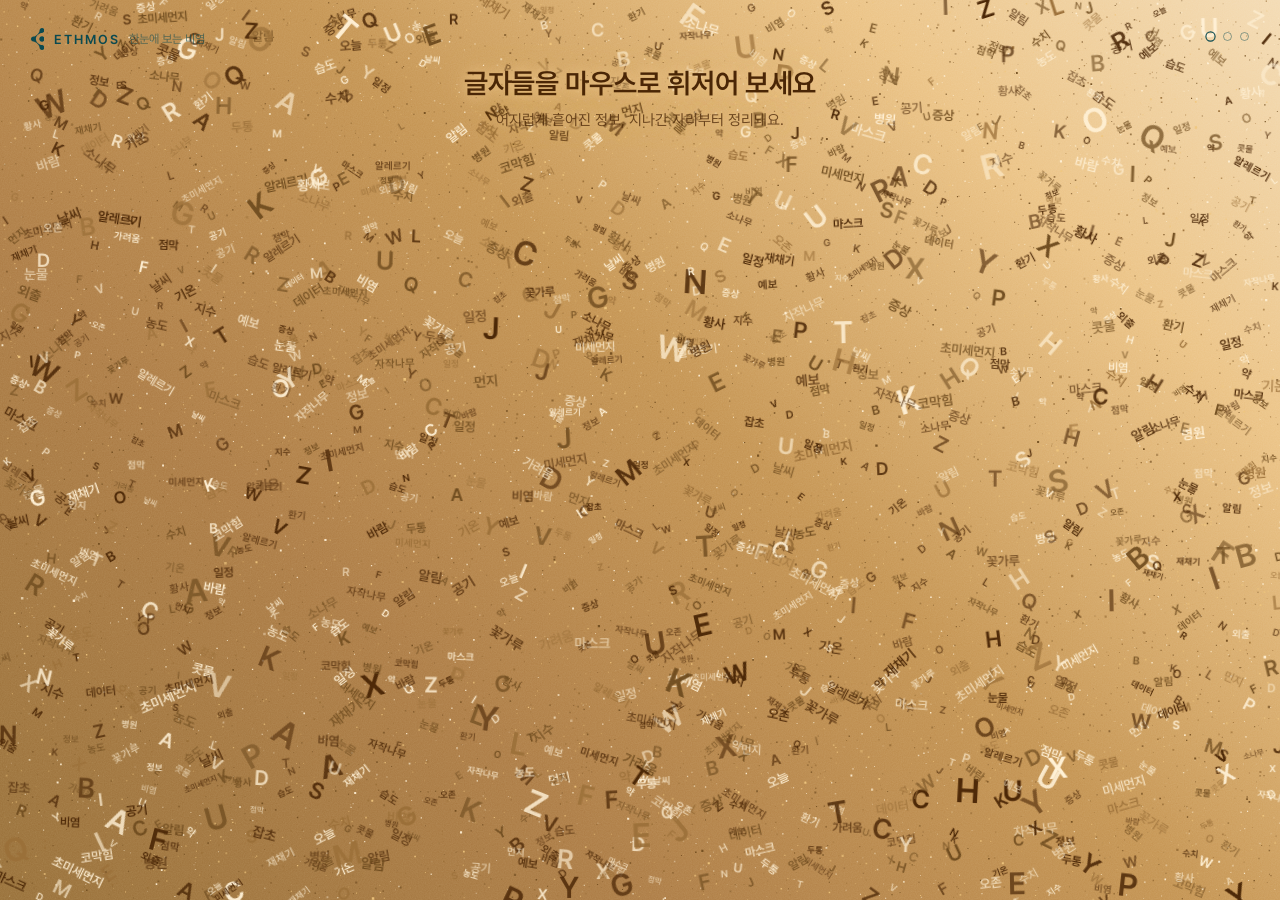
<file: public/intro/index.html>
<!doctype html>
<html lang="ko">
<head>
<meta charset="utf-8">
<meta name="viewport" content="width=device-width,initial-scale=1,viewport-fit=cover">
<title>Ethmos — 한눈에 보는 비염</title>
<meta name="description" content="흩어진 정보를 하나하나 정리하지 않아도, 에스모스는 한눈에 보여줍니다.">
<meta name="robots" content="noindex,nofollow">
<meta name="theme-color" content="#f3dab2">
<link rel="icon" href="../favicon-32.png" type="image/png" sizes="32x32">
<link rel="icon" href="../favicon-48.png" type="image/png" sizes="48x48">
<link rel="apple-touch-icon" href="../apple-touch-icon.png">

<style>
/* 앱(에스모스 프로토타입)과 같은 토큰 */
:root{--ink:#2a3137;--sub:#66727a;--main:#80e4eb;--deep:#0b4a50;--teal:#0e747c;--brown:#4a2606;
  --fg:var(--brown);--fg2:rgba(74,38,6,.78);--halo:rgba(235,194,132,.95)}
*{box-sizing:border-box;margin:0;padding:0}
html,body{height:100%;overflow:hidden;background:#fff;color:var(--fg);
  font-family:'PretendardSub',system-ui,-apple-system,sans-serif;-webkit-font-smoothing:antialiased;
  -webkit-tap-highlight-color:transparent;user-select:none;-webkit-user-select:none}
body{transition:color .9s}
body.clear{--fg:var(--ink);--fg2:var(--sub);--halo:rgba(255,255,255,.0)}

/* 배경: 맑은 층(흰 바탕 + 블러 블롭 + 그레인) 위에 호박색 먼지 베일 */
.lyr{position:fixed;inset:0;overflow:hidden}
.lyr i{position:absolute;display:block;border-radius:50%}
.lyr::after{content:"";position:absolute;inset:0;opacity:.32;mix-blend-mode:soft-light;pointer-events:none;
  background-image:url("data:image/svg+xml;utf8,<svg xmlns='http://www.w3.org/2000/svg' width='180' height='180'><filter id='n'><feTurbulence type='fractalNoise' baseFrequency='.85' numOctaves='2' stitchTiles='stitch'/><feColorMatrix values='0 0 0 0 1  0 0 0 0 1  0 0 0 0 1  0 0 0 .7 0'/></filter><rect width='100%' height='100%' filter='url(%23n)'/></svg>")}
#clear{z-index:0;background:#fff}
#glow{position:fixed;z-index:0;border-radius:50%;pointer-events:none;opacity:0;
  background:radial-gradient(closest-side,rgba(128,228,235,.85),rgba(128,228,235,.32) 52%,rgba(128,228,235,0))}
#veil{z-index:1;--c:-200px;--e:200px;--cx:50%;--cy:50%;
  background:linear-gradient(45deg,#976f38 0%,#ac7b44 30%,#c49351 55%,#ebc284 80%,#f3dab2 100%);
  -webkit-mask-image:radial-gradient(circle at var(--cx) var(--cy),transparent var(--c),#000 calc(var(--c) + var(--e)));
          mask-image:radial-gradient(circle at var(--cx) var(--cy),transparent var(--c),#000 calc(var(--c) + var(--e)))}
#veil::after{opacity:.4}
#c{position:fixed;inset:0;width:100%;height:100%;touch-action:none;display:block;z-index:2}

.steps{position:fixed;right:clamp(16px,2.4vw,32px);top:clamp(18px,2.6vw,32px);display:flex;gap:8px;z-index:4;pointer-events:none}
.steps i{width:9px;height:9px;border-radius:50%;border:1.5px solid var(--deep);opacity:.45;transition:background .5s,opacity .5s,transform .5s}
.steps i.cur{opacity:1;transform:scale(1.15)}
.steps i.done{background:var(--deep);opacity:1}
.brand{position:fixed;left:clamp(16px,2.4vw,32px);top:clamp(14px,2.2vw,28px);display:flex;align-items:center;gap:10px;pointer-events:none;z-index:4;color:var(--deep)}
.brand svg{height:22px;width:auto;fill:var(--deep)}
.brand b{font-weight:600;letter-spacing:.14em;font-size:13px}
.brand span{font-size:12px;opacity:.6}

.msg{position:fixed;left:0;right:0;top:clamp(46px,7.2vh,74px);text-align:center;pointer-events:none;z-index:4;padding:0 20px}
.msg h1,.msg p{text-shadow:0 0 12px var(--halo),0 0 24px var(--halo)}
.msg h1{font-weight:600;font-size:clamp(18px,2.5vw,28px);letter-spacing:-.01em;line-height:1.3;color:var(--fg);transition:opacity .6s,transform .6s,color .9s}
.msg p{margin-top:8px;font-size:clamp(12px,1.25vw,15px);color:var(--fg2);line-height:1.5;transition:opacity .6s .15s,color .9s}
.msg.swap h1,.msg.swap p{opacity:0;transform:translateY(6px)}

.cta{position:fixed;left:0;right:0;text-align:center;z-index:4;pointer-events:none;opacity:0;transition:opacity .8s}
.cta.on{opacity:1}
.cta span{display:inline-block;font-weight:600;font-size:clamp(13px,1.3vw,15px);color:#fff;background:var(--ink);border:1.5px solid rgba(255,255,255,.9);
  padding:10px 18px;border-radius:999px;animation:pulse 2.2s ease-in-out infinite}
@keyframes pulse{0%,100%{transform:scale(1);box-shadow:0 6px 18px rgba(20,40,46,.18),0 0 0 0 rgba(255,255,255,.7)}50%{transform:scale(1.04);box-shadow:0 6px 18px rgba(20,40,46,.18),0 0 0 14px rgba(255,255,255,0)}}

.ghost{position:fixed;left:50%;bottom:clamp(18px,3.4vh,34px);transform:translateX(-50%);z-index:5;
  font:inherit;font-size:13px;font-weight:500;color:var(--ink);background:rgba(255,255,255,.4);border:1.5px solid rgba(255,255,255,.96);
  box-shadow:0 6px 18px rgba(20,40,46,.08);padding:9px 16px;border-radius:999px;cursor:pointer;opacity:0;pointer-events:none;transition:opacity .6s,background .2s;
  backdrop-filter:blur(8px);-webkit-backdrop-filter:blur(8px)}
.ghost.on{opacity:1;pointer-events:auto}
.ghost:hover{background:rgba(255,255,255,.62)}
.ghost:focus-visible,.x:focus-visible,.url a:focus-visible{outline:2px solid var(--teal);outline-offset:3px}

.modal{position:fixed;inset:0;z-index:10;display:flex;align-items:flex-start;justify-content:center;padding:20px;overflow-y:auto;-webkit-overflow-scrolling:touch;overscroll-behavior:contain;
  background:rgba(245,248,248,.46);backdrop-filter:blur(10px);-webkit-backdrop-filter:blur(10px);
  opacity:0;pointer-events:none;transition:opacity .35s}
.modal.open{opacity:1;pointer-events:auto}
.card{position:relative;margin:auto;width:min(1640px,100%);color:var(--ink);border-radius:32px;padding:26px 26px 22px;text-align:center;overflow:hidden;isolation:isolate;
  background:radial-gradient(120% 70% at 50% 0%,#b8f1f5 0%,rgba(184,241,245,0) 70%),radial-gradient(70% 50% at 100% 100%,rgba(196,208,255,.7),rgba(196,208,255,0)),#fff;
  border:1.5px solid #fff;box-shadow:0 0 0 1px #e1e7e9,0 18px 48px rgba(20,40,46,.16);
  transform:translateY(16px) scale(.96);transition:transform .45s cubic-bezier(.2,.9,.25,1.15)}
.card::before{content:"";position:absolute;inset:0;z-index:-1;opacity:.32;mix-blend-mode:soft-light;pointer-events:none;background-image:url("data:image/svg+xml;utf8,<svg xmlns='http://www.w3.org/2000/svg' width='180' height='180'><filter id='n'><feTurbulence type='fractalNoise' baseFrequency='.85' numOctaves='2' stitchTiles='stitch'/><feColorMatrix values='0 0 0 0 1  0 0 0 0 1  0 0 0 0 1  0 0 0 .7 0'/></filter><rect width='100%' height='100%' filter='url(%23n)'/></svg>")}
.modal.open .card{transform:none}
.card:focus{outline:none}
.card .eyebrow,.card h2{position:relative;z-index:1;pointer-events:none}
.card .eyebrow{font-size:11px;font-weight:600;letter-spacing:.2em;color:var(--deep);opacity:.8}
.card h2{margin-top:6px;font-size:22px;font-weight:600;line-height:1.3;letter-spacing:-.01em}
.plate{margin:18px auto 14px;background:#fff;border-radius:20px;padding:14px;width:min(264px,100%);aspect-ratio:1;box-shadow:0 0 0 1px #e1e7e9,0 6px 18px rgba(20,40,46,.08)}
.plate svg{display:block;width:100%;height:100%}
.card .sub{font-size:13px;line-height:1.5;color:var(--sub)}
.card .sub.next{margin-top:6px;font-size:12px;font-weight:600;color:var(--deep)}
.url{margin-top:10px;font-size:12px}
.url a{color:var(--teal);text-decoration:underline;text-underline-offset:3px;word-break:break-all}
.x{position:absolute;z-index:5;right:14px;top:12px;width:34px;height:34px;border-radius:50%;border:1.5px solid #fff;background:rgba(255,255,255,.6);color:var(--ink);font-size:20px;line-height:1;cursor:pointer;box-shadow:0 0 0 1px #e1e7e9}
.x:hover{background:#fff}
/* QR 옆 안내 영상 (좁은 화면에서는 QR 아래로) */
.cols{display:flex;align-items:center;justify-content:center;gap:32px}
.qrcol{flex:none;width:300px}
.guide{flex:1 1 0;min-width:0;max-width:min(1200px,calc((100vh - 200px)*16/9));display:flex;flex-direction:column;align-items:center;gap:8px;position:relative;z-index:1}
.guide .cap{font-size:11px;font-weight:600;letter-spacing:.2em;color:var(--deep);opacity:.8}
.guide .vbox{width:100%;aspect-ratio:16/9;border-radius:16px;overflow:hidden;background:#eef1f0;box-shadow:0 0 0 1px #e1e7e9,0 6px 18px rgba(20,40,46,.08)}
.guide video{display:block;width:100%;height:100%;object-fit:cover}
.guide .hint{font-size:12px;line-height:1.45;color:var(--sub)}
@media (max-width:860px){
  .card{width:min(420px,100%)}
  .cols{flex-direction:column;gap:22px}
  .qrcol{width:100%}
  .guide{flex:none;width:100%;max-width:none}
}
</style>
</head>
<body>
<div class="lyr" id="clear"><i id="b1"></i><i id="b2"></i><i id="b3"></i></div>
<div id="glow"></div>
<div class="lyr" id="veil"></div>
<canvas id="c" role="img" aria-label="떠다니는 글자들이 에스모스 로고로 정리되는 인터랙션"></canvas>

<div class="brand">
  <svg viewBox="0 0 124 199" aria-hidden="true"><path d="M99.4162 0C111.618 0 121.509 9.89824 121.509 22.1084C121.509 34.3186 111.618 44.2173 99.4162 44.2173L98.8966 44.2215C76.8081 44.5635 44.1851 66.5848 44.1851 99.4885L44.1913 100.264C44.6985 132.738 76.9821 154.417 98.8966 154.756L99.4162 154.76L99.9863 154.768C111.924 155.07 121.509 164.849 121.509 176.869C121.509 189.079 111.618 198.978 99.4162 198.978C87.4055 198.978 77.6337 189.386 77.3313 177.439L77.3177 176.349C76.8106 154.418 44.527 122.111 22.6124 121.603L22.0923 121.597L21.5222 121.59C9.5844 121.287 0 111.508 0 99.4885C7.68213e-05 87.2785 9.89107 77.3803 22.0923 77.3801L22.6124 77.3739C44.7009 76.8624 77.324 44.0442 77.324 22.1084L77.3313 21.5378C77.6338 9.59138 87.4056 4.1106e-05 99.4162 0Z"/><path d="M99.4162 74.9234C112.973 74.9234 123.964 85.9217 123.964 99.4885C123.964 113.055 112.973 124.054 99.4162 124.054C85.8592 124.054 74.8693 113.055 74.8693 99.4885C74.8694 85.9217 85.8593 74.9235 99.4162 74.9234Z"/></svg>
  <b>ETHMOS</b><span>한눈에 보는 비염</span>
</div>

<div class="steps" id="steps" role="img" aria-label="1/3 단계"><i></i><i></i><i></i></div>
<div class="msg" id="msg"><h1 id="h1"></h1><p id="h2"></p></div>
<div class="cta" id="cta"><span>로고를 눌러 앱 연결하기</span></div>
<button class="ghost" id="ghost" type="button"></button>

<div class="modal" id="modal" aria-hidden="true">
  <div class="card" tabindex="-1" role="dialog" aria-modal="true" aria-label="앱 연결 QR코드">
    <button class="x" id="close" type="button" aria-label="닫기">×</button>
    <div class="cols">
      <div class="qrcol">
        <div class="eyebrow">ETHMOS</div>
        <h2>휴대폰으로 스캔해서<br>앱 열기</h2>
        <div class="plate"><svg xmlns="http://www.w3.org/2000/svg" viewBox="-1 -1 43 43" shape-rendering="crispEdges" role="img" aria-label="앱 연결 QR코드"><rect x="-1" y="-1" width="43" height="43" fill="#fff"/><path d="M0 0h7v1h-7zM9 0h2v1h-2zM13 0h2v1h-2zM18 0h1v1h-1zM20 0h1v1h-1zM22 0h3v1h-3zM26 0h3v1h-3zM31 0h1v1h-1zM34 0h7v1h-7zM0 1h1v1h-1zM6 1h1v1h-1zM8 1h1v1h-1zM12 1h1v1h-1zM14 1h4v1h-4zM20 1h3v1h-3zM28 1h1v1h-1zM30 1h2v1h-2zM34 1h1v1h-1zM40 1h1v1h-1zM0 2h1v1h-1zM2 2h3v1h-3zM6 2h1v1h-1zM9 2h1v1h-1zM11 2h1v1h-1zM13 2h3v1h-3zM17 2h1v1h-1zM20 2h1v1h-1zM22 2h2v1h-2zM25 2h1v1h-1zM27 2h1v1h-1zM29 2h2v1h-2zM34 2h1v1h-1zM36 2h3v1h-3zM40 2h1v1h-1zM0 3h1v1h-1zM2 3h3v1h-3zM6 3h1v1h-1zM9 3h2v1h-2zM17 3h1v1h-1zM21 3h4v1h-4zM26 3h1v1h-1zM28 3h2v1h-2zM31 3h2v1h-2zM34 3h1v1h-1zM36 3h3v1h-3zM40 3h1v1h-1zM0 4h1v1h-1zM2 4h3v1h-3zM6 4h1v1h-1zM9 4h1v1h-1zM11 4h1v1h-1zM14 4h2v1h-2zM19 4h4v1h-4zM24 4h4v1h-4zM34 4h1v1h-1zM36 4h3v1h-3zM40 4h1v1h-1zM0 5h1v1h-1zM6 5h1v1h-1zM8 5h2v1h-2zM11 5h1v1h-1zM13 5h1v1h-1zM15 5h1v1h-1zM17 5h2v1h-2zM21 5h1v1h-1zM23 5h1v1h-1zM28 5h5v1h-5zM34 5h1v1h-1zM40 5h1v1h-1zM0 6h7v1h-7zM8 6h1v1h-1zM10 6h1v1h-1zM12 6h1v1h-1zM14 6h1v1h-1zM16 6h1v1h-1zM18 6h1v1h-1zM20 6h1v1h-1zM22 6h1v1h-1zM24 6h1v1h-1zM26 6h1v1h-1zM28 6h1v1h-1zM30 6h1v1h-1zM32 6h1v1h-1zM34 6h7v1h-7zM8 7h2v1h-2zM12 7h4v1h-4zM17 7h2v1h-2zM20 7h1v1h-1zM23 7h1v1h-1zM26 7h1v1h-1zM29 7h2v1h-2zM4 8h4v1h-4zM12 8h3v1h-3zM17 8h1v1h-1zM19 8h3v1h-3zM26 8h2v1h-2zM29 8h1v1h-1zM34 8h2v1h-2zM39 8h1v1h-1zM2 9h1v1h-1zM9 9h3v1h-3zM14 9h2v1h-2zM18 9h1v1h-1zM20 9h6v1h-6zM27 9h2v1h-2zM33 9h1v1h-1zM35 9h3v1h-3zM40 9h1v1h-1zM0 10h1v1h-1zM2 10h1v1h-1zM4 10h1v1h-1zM6 10h2v1h-2zM12 10h2v1h-2zM15 10h1v1h-1zM17 10h1v1h-1zM19 10h1v1h-1zM24 10h2v1h-2zM27 10h1v1h-1zM29 10h2v1h-2zM32 10h3v1h-3zM39 10h2v1h-2zM3 11h1v1h-1zM5 11h1v1h-1zM7 11h3v1h-3zM11 11h1v1h-1zM14 11h4v1h-4zM21 11h2v1h-2zM28 11h5v1h-5zM34 11h1v1h-1zM36 11h2v1h-2zM0 12h4v1h-4zM5 12h2v1h-2zM9 12h1v1h-1zM11 12h2v1h-2zM15 12h1v1h-1zM18 12h5v1h-5zM24 12h1v1h-1zM26 12h1v1h-1zM28 12h2v1h-2zM32 12h1v1h-1zM0 13h2v1h-2zM4 13h2v1h-2zM10 13h1v1h-1zM12 13h1v1h-1zM16 13h1v1h-1zM19 13h2v1h-2zM23 13h4v1h-4zM29 13h3v1h-3zM33 13h1v1h-1zM35 13h4v1h-4zM1 14h3v1h-3zM5 14h5v1h-5zM13 14h3v1h-3zM17 14h1v1h-1zM19 14h1v1h-1zM21 14h1v1h-1zM23 14h2v1h-2zM27 14h1v1h-1zM30 14h2v1h-2zM33 14h4v1h-4zM40 14h1v1h-1zM0 15h5v1h-5zM7 15h5v1h-5zM27 15h6v1h-6zM36 15h2v1h-2zM1 16h1v1h-1zM4 16h1v1h-1zM6 16h5v1h-5zM29 16h1v1h-1zM32 16h1v1h-1zM35 16h1v1h-1zM37 16h1v1h-1zM1 17h1v1h-1zM3 17h1v1h-1zM5 17h1v1h-1zM7 17h3v1h-3zM12 17h2v1h-2zM27 17h5v1h-5zM33 17h8v1h-8zM1 18h1v1h-1zM3 18h2v1h-2zM6 18h2v1h-2zM9 18h1v1h-1zM12 18h1v1h-1zM14 18h1v1h-1zM27 18h2v1h-2zM30 18h1v1h-1zM32 18h1v1h-1zM34 18h2v1h-2zM38 18h1v1h-1zM40 18h1v1h-1zM0 19h1v1h-1zM2 19h2v1h-2zM5 19h1v1h-1zM7 19h1v1h-1zM10 19h1v1h-1zM12 19h2v1h-2zM27 19h2v1h-2zM32 19h1v1h-1zM35 19h1v1h-1zM37 19h1v1h-1zM40 19h1v1h-1zM1 20h1v1h-1zM3 20h1v1h-1zM6 20h2v1h-2zM12 20h1v1h-1zM26 20h2v1h-2zM31 20h3v1h-3zM36 20h5v1h-5zM0 21h2v1h-2zM3 21h2v1h-2zM7 21h3v1h-3zM13 21h2v1h-2zM26 21h3v1h-3zM30 21h1v1h-1zM34 21h2v1h-2zM40 21h1v1h-1zM2 22h1v1h-1zM4 22h1v1h-1zM6 22h4v1h-4zM12 22h3v1h-3zM27 22h1v1h-1zM29 22h1v1h-1zM34 22h5v1h-5zM40 22h1v1h-1zM2 23h4v1h-4zM7 23h2v1h-2zM10 23h3v1h-3zM26 23h4v1h-4zM32 23h1v1h-1zM34 23h1v1h-1zM36 23h1v1h-1zM39 23h1v1h-1zM3 24h5v1h-5zM9 24h2v1h-2zM13 24h2v1h-2zM27 24h1v1h-1zM29 24h1v1h-1zM31 24h3v1h-3zM37 24h4v1h-4zM0 25h3v1h-3zM7 25h4v1h-4zM12 25h3v1h-3zM27 25h2v1h-2zM30 25h1v1h-1zM32 25h2v1h-2zM36 25h1v1h-1zM38 25h3v1h-3zM0 26h2v1h-2zM4 26h6v1h-6zM11 26h2v1h-2zM14 26h1v1h-1zM17 26h1v1h-1zM20 26h2v1h-2zM23 26h2v1h-2zM26 26h3v1h-3zM32 26h1v1h-1zM40 26h1v1h-1zM0 27h1v1h-1zM3 27h1v1h-1zM7 27h2v1h-2zM10 27h3v1h-3zM15 27h1v1h-1zM17 27h1v1h-1zM20 27h1v1h-1zM26 27h1v1h-1zM29 27h1v1h-1zM31 27h3v1h-3zM37 27h1v1h-1zM3 28h6v1h-6zM11 28h1v1h-1zM13 28h2v1h-2zM16 28h1v1h-1zM18 28h3v1h-3zM22 28h1v1h-1zM26 28h2v1h-2zM29 28h2v1h-2zM33 28h2v1h-2zM39 28h2v1h-2zM0 29h2v1h-2zM3 29h1v1h-1zM7 29h2v1h-2zM14 29h1v1h-1zM17 29h1v1h-1zM20 29h2v1h-2zM23 29h1v1h-1zM25 29h2v1h-2zM28 29h1v1h-1zM30 29h3v1h-3zM36 29h1v1h-1zM2 30h1v1h-1zM4 30h5v1h-5zM10 30h1v1h-1zM13 30h2v1h-2zM16 30h1v1h-1zM18 30h3v1h-3zM28 30h3v1h-3zM32 30h2v1h-2zM35 30h2v1h-2zM40 30h1v1h-1zM8 31h2v1h-2zM19 31h1v1h-1zM23 31h4v1h-4zM29 31h2v1h-2zM33 31h1v1h-1zM35 31h3v1h-3zM0 32h4v1h-4zM5 32h2v1h-2zM9 32h3v1h-3zM13 32h3v1h-3zM18 32h1v1h-1zM21 32h1v1h-1zM24 32h2v1h-2zM27 32h1v1h-1zM29 32h1v1h-1zM31 32h6v1h-6zM39 32h2v1h-2zM8 33h1v1h-1zM13 33h1v1h-1zM15 33h1v1h-1zM19 33h2v1h-2zM24 33h5v1h-5zM32 33h1v1h-1zM36 33h1v1h-1zM40 33h1v1h-1zM0 34h7v1h-7zM8 34h2v1h-2zM11 34h2v1h-2zM14 34h2v1h-2zM18 34h1v1h-1zM20 34h1v1h-1zM22 34h3v1h-3zM27 34h3v1h-3zM32 34h1v1h-1zM34 34h1v1h-1zM36 34h1v1h-1zM38 34h3v1h-3zM0 35h1v1h-1zM6 35h1v1h-1zM8 35h2v1h-2zM15 35h1v1h-1zM18 35h1v1h-1zM21 35h1v1h-1zM23 35h2v1h-2zM26 35h2v1h-2zM29 35h4v1h-4zM36 35h2v1h-2zM39 35h2v1h-2zM0 36h1v1h-1zM2 36h3v1h-3zM6 36h1v1h-1zM8 36h1v1h-1zM10 36h3v1h-3zM17 36h1v1h-1zM19 36h3v1h-3zM26 36h1v1h-1zM30 36h7v1h-7zM38 36h1v1h-1zM40 36h1v1h-1zM0 37h1v1h-1zM2 37h3v1h-3zM6 37h1v1h-1zM12 37h9v1h-9zM22 37h2v1h-2zM26 37h4v1h-4zM31 37h2v1h-2zM35 37h1v1h-1zM37 37h2v1h-2zM40 37h1v1h-1zM0 38h1v1h-1zM2 38h3v1h-3zM6 38h1v1h-1zM10 38h2v1h-2zM13 38h1v1h-1zM15 38h4v1h-4zM20 38h1v1h-1zM22 38h4v1h-4zM27 38h3v1h-3zM32 38h2v1h-2zM39 38h2v1h-2zM0 39h1v1h-1zM6 39h1v1h-1zM12 39h1v1h-1zM15 39h1v1h-1zM17 39h2v1h-2zM20 39h4v1h-4zM25 39h1v1h-1zM29 39h5v1h-5zM35 39h1v1h-1zM39 39h2v1h-2zM0 40h7v1h-7zM9 40h1v1h-1zM11 40h1v1h-1zM14 40h2v1h-2zM17 40h5v1h-5zM25 40h1v1h-1zM27 40h1v1h-1zM29 40h1v1h-1zM32 40h2v1h-2zM35 40h5v1h-5z" fill="#0b4a50"/><rect x="15.264" y="15.264" width="10.472" height="10.472" rx="2.2" fill="#fff"/><g transform="translate(17.758291457286433 16.1) scale(0.044221105527638194)" fill="#0b4a50"><path d="M99.4162 0C111.618 0 121.509 9.89824 121.509 22.1084C121.509 34.3186 111.618 44.2173 99.4162 44.2173L98.8966 44.2215C76.8081 44.5635 44.1851 66.5848 44.1851 99.4885L44.1913 100.264C44.6985 132.738 76.9821 154.417 98.8966 154.756L99.4162 154.76L99.9863 154.768C111.924 155.07 121.509 164.849 121.509 176.869C121.509 189.079 111.618 198.978 99.4162 198.978C87.4055 198.978 77.6337 189.386 77.3313 177.439L77.3177 176.349C76.8106 154.418 44.527 122.111 22.6124 121.603L22.0923 121.597L21.5222 121.59C9.5844 121.287 0 111.508 0 99.4885C7.68213e-05 87.2785 9.89107 77.3803 22.0923 77.3801L22.6124 77.3739C44.7009 76.8624 77.324 44.0442 77.324 22.1084L77.3313 21.5378C77.6338 9.59138 87.4056 4.1106e-05 99.4162 0Z"/><path d="M99.4162 74.9234C112.973 74.9234 123.964 85.9217 123.964 99.4885C123.964 113.055 112.973 124.054 99.4162 124.054C85.8592 124.054 74.8693 113.055 74.8693 99.4885C74.8694 85.9217 85.8593 74.9235 99.4162 74.9234Z"/></g></svg></div>
        <p class="sub">카메라로 스캔하면 바로 연결돼요.</p>
        <p class="sub next">다음 사람을 위해 ‘처음부터 다시’ 버튼을 눌러주세요.</p>
        <p class="url"><a href="https://spinch-plz.github.io/CBNU-UXUI_ethmos/" target="_blank" rel="noopener">spinch-plz.github.io/CBNU-UXUI_ethmos</a></p>
      </div>
      <div class="guide">
        <div class="cap">HOW TO</div>
        <div class="vbox"><video id="guide" src="guide.mp4" poster="[data-uri]" muted loop playsinline preload="none" disablepictureinpicture tabindex="-1" aria-label="홈 화면에 앱을 추가하는 방법 안내 영상"></video></div>
        <p class="hint">홈 화면에 추가하는 방법이에요.</p>
      </div>
    </div>
  </div>
</div>

<script>
(async function(){
'use strict';
/* ───────── 폰트 (Pretendard 서브셋 임베드) ───────── */
const faces=[
  new FontFace('PretendardSub','url([data-uri]) format("woff2")',{weight:'400'}),
  new FontFace('PretendardSub','url([data-uri]) format("woff2")',{weight:'600'})
];
try{ await Promise.all(faces.map(f=>f.load())); faces.forEach(f=>document.fonts.add(f)); }catch(e){ console.warn('font',e); }

/* ───────── 상수 ───────── */
const TURQ='#80E4EB', DEEP='#0b4a50';                       // 앱 로고 색(밝은 면 위 딥 틸)
const DUST=['#fff1d6','#6f4c1f','#f0c77f','#9a6f38'];        // 앱 스플래시 먼지 색
const INFO=['#4a2606','#4a2606','#4a2606','#6f4c1f','#6f4c1f','#9a6f38','#fff1d6','#fff1d6']; // 흩어진 정보(글자) 색
const LETTERS='ABCDEFGHIJKLMNOPQRSTUVWXYZ';
const WORDS=['콧물','재채기','미세먼지','꽃가루','비염','코막힘','초미세먼지','알레르기','마스크','공기','오늘','정보','습도','기온','환기','황사','자작나무','소나무','잡초','예보','농도','지수','날씨','증상','두통','눈물','가려움','바람','먼지','오존','점막','약','병원','외출','일정','데이터','알림','수치'];
const LW=124, LH=199;
const IMG={mask:new Image(),pill:new Image()};
IMG.mask.src='[data-uri]'; IMG.pill.src='[data-uri]';
await Promise.all(Object.values(IMG).map(i=>i.decode?i.decode():new Promise(r=>{i.onload=r})));
const LAST=2, HOLD=2.6;          // 0 마스크 → 1 알약 → 2 브랜드 로고 (마지막)
const LOGO1=new Path2D('M99.4162 0C111.618 0 121.509 9.89824 121.509 22.1084C121.509 34.3186 111.618 44.2173 99.4162 44.2173L98.8966 44.2215C76.8081 44.5635 44.1851 66.5848 44.1851 99.4885L44.1913 100.264C44.6985 132.738 76.9821 154.417 98.8966 154.756L99.4162 154.76L99.9863 154.768C111.924 155.07 121.509 164.849 121.509 176.869C121.509 189.079 111.618 198.978 99.4162 198.978C87.4055 198.978 77.6337 189.386 77.3313 177.439L77.3177 176.349C76.8106 154.418 44.527 122.111 22.6124 121.603L22.0923 121.597L21.5222 121.59C9.5844 121.287 0 111.508 0 99.4885C7.68213e-05 87.2785 9.89107 77.3803 22.0923 77.3801L22.6124 77.3739C44.7009 76.8624 77.324 44.0442 77.324 22.1084L77.3313 21.5378C77.6338 9.59138 87.4056 4.1106e-05 99.4162 0Z');
const LOGO2=new Path2D('M99.4162 74.9234C112.973 74.9234 123.964 85.9217 123.964 99.4885C123.964 113.055 112.973 124.054 99.4162 124.054C85.8592 124.054 74.8693 113.055 74.8693 99.4885C74.8694 85.9217 85.8593 74.9235 99.4162 74.9234Z');

const $=s=>document.querySelector(s);
const cv=$('#c'), ctx=cv.getContext('2d');
const rnd=(a,b)=>a+Math.random()*(b-a);
const pick=a=>a[Math.random()*a.length|0];
const lerp=(a,b,t)=>a+(b-a)*t;
const clamp=(v,a,b)=>v<a?a:v>b?b:v;
const isTouchDevice=matchMedia('(pointer:coarse)').matches;

/* ───────── 상태 ───────── */
let W,H,DPR,G,P=[],T=[],stage=0,GS=[],SHT=[];
let mode='float';              // float → forming → assembling → ready
let settled=0, readyT=0, hoverAmt=0, hover=false, modalOpen=false;
const ptr={x:0,y:0,vx:0,vy:0,t:0,has:false,touch:false};
let gcache=new Map();
const veil={c:-200,e:200,max:1000,cx:0,cy:0,on:true,dirty:true};
let D=null;
const veilEl=$('#veil'),glowEl=$('#glow');

/* ───────── 스프라이트 ───────── */
function sprite(text,fs,color,weight){
  const c=document.createElement('canvas'), g=c.getContext('2d');
  const font=(weight||600)+' '+fs+'px PretendardSub, sans-serif';
  g.font=font; const m=g.measureText(text);
  const w=Math.ceil(m.width)+6, h=Math.ceil(fs*1.3)+2;
  c.width=Math.ceil(w*DPR); c.height=Math.ceil(h*DPR);
  g.scale(DPR,DPR); g.font=font; g.fillStyle=color; g.textAlign='center'; g.textBaseline='alphabetic';
  g.fillText(text,w/2,h/2+fs*0.34);
  return {c,w,h};
}
function glyph(ch){ let s=gcache.get(ch); if(!s){ s=sprite(ch,G.gs,DEEP,600); gcache.set(ch,s);} return s; }

/* ───────── 배경 블롭 · 먼지 ───────── */
function blob(id,cx,cy,s,bg,a){ const e=$(id); Object.assign(e.style,{width:s+'px',height:s+'px',left:(cx-s/2)+'px',top:(cy-s/2)+'px',background:bg,opacity:a}); }
function initDust(){
  const n=clamp(Math.round(W*H/115),3500,11000);
  const d={n,bx:new Float32Array(n),by:new Float32Array(n),sz:new Float32Array(n),ph:new Float32Array(n),fq:new Float32Array(n),am:new Float32Array(n),
    th:new Float32Array(n),dist:new Float32Array(n),bk:new Uint8Array(n),lists:null};
  for(let i=0;i<n;i++){
    const z=.4+Math.random()*.6, x=Math.random()*W, y=Math.random()*H;
    d.bx[i]=x; d.by[i]=y; d.sz[i]=(.6+Math.random()*Math.random()*1.9)*z+.35; d.ph[i]=Math.random()*6.283;
    d.fq[i]=.0006+Math.random()*.0022; d.am[i]=(1.2+Math.random()*5)*z; d.th[i]=Math.random();
    d.dist[i]=Math.hypot(x-veil.cx,y-veil.cy);
    const al=(.5+Math.random()*.5)*(.6+z*.4); d.bk[i]=((Math.random()*4)|0)*3+(al<.62?0:al<.8?1:2);
  }
  const cnt=new Array(12).fill(0); for(let i=0;i<n;i++) cnt[d.bk[i]]++;
  d.lists=cnt.map(c=>new Int32Array(c)); const ix=new Array(12).fill(0); for(let i=0;i<n;i++){ const b=d.bk[i]; d.lists[b][ix[b]++]=i; }
  D=d;
}
function drawDust(t){
  if(!veil.on) return;
  ctx.setTransform(DPR,0,0,DPR,0,0);
  const c=veil.c, e=veil.e, ALPHA=[.4,.65,.9];
  for(let b=0;b<12;b++){
    const L=D.lists[b]; ctx.beginPath();
    for(let j=0;j<L.length;j++){ const i=L[j];
      if(D.dist[i]<c+D.th[i]*e) continue;                 // 베일이 걷힌 자리의 먼지는 알갱이 단위로 사라짐
      const x=D.bx[i]+Math.sin(t*D.fq[i]*1000+D.ph[i])*D.am[i], y=D.by[i]+Math.cos(t*D.fq[i]*830+D.ph[i])*D.am[i]*.8;
      ctx.rect(x,y,D.sz[i],D.sz[i]); }
    ctx.globalAlpha=ALPHA[b%3]; ctx.fillStyle=DUST[(b/3)|0]; ctx.fill();
  }
  ctx.globalAlpha=1;
}

/* ───────── 레이아웃 / 초기화 ───────── */
function init(){
  W=innerWidth; H=innerHeight; DPR=Math.min(devicePixelRatio||1,2);
  cv.width=Math.round(W*DPR); cv.height=Math.round(H*DPR);
  gcache=new Map();

  const topPad=clamp(H*0.17,96,150), botPad=clamp(H*0.17,128,150);
  let hl=Math.min(H-topPad-botPad, H*0.68), wl=hl*LW/LH;
  if(wl>W*0.69){ wl=W*0.69; hl=wl*LH/LW; }
  const s=hl/LH;
  /* 시각 보정: 로고는 오른쪽에 점이 있어 무게가 오른쪽으로 쏠려 보이므로, 앱 아이콘과 같은 비율(마크 폭의 약 16%)만큼 왼쪽으로 옮김 */
  G={s,wl,hl,ox:(W-wl)/2-wl*0.162,oy:topPad+((H-topPad-botPad)-hl)/2};
  const LG={ox:G.ox,oy:G.oy,wl:G.wl,hl:G.hl};

  /* 도형(마스크·알약·로고)마다 육각 격자로 목표점 추출 — 글자 간격 d는 로고 기준으로 통일 */
  const sample=(off,ox,oy,d)=>{
    const g=off.getContext('2d',{willReadFrequently:true}), data=g.getImageData(0,0,off.width,off.height).data, out=[]; let row=0;
    const inside=(x,y)=>{x=x|0;y=y|0;return x>=0&&y>=0&&x<off.width&&y<off.height&&data[(y*off.width+x)*4+3]>128};
    for(let y=d*0.45;y<off.height;y+=d*0.866,row++)
      for(let x=(row%2?d*0.5:0)+d*0.3;x<off.width;x+=d) if(inside(x,y)) out.push({x:ox+x,y:oy+y,owner:-1});
    return out;
  };
  const off=document.createElement('canvas'); off.width=Math.ceil(wl); off.height=Math.ceil(hl);
  const g=off.getContext('2d',{willReadFrequently:true}); g.scale(s,s); g.fillStyle='#000'; g.fill(LOGO1); g.fill(LOGO2);
  const ldata=g.getImageData(0,0,off.width,off.height).data;
  let area=0; for(let i=3;i<ldata.length;i+=4) if(ldata[i]>128) area++;
  const goal=W<700?560:760;
  const d=Math.sqrt(area/(goal*0.866));
  G.d=d; G.gs=Math.round(d*1.16);
  const avail=H-topPad-botPad;
  const shapeOf=(img,w,strokePx)=>{                      // 래스터 도형 → 얇은 선은 글자 2줄 두께로 부풀려 읽히게
    const h=w*img.naturalHeight/img.naturalWidth, ox=(W-w)/2, oy=topPad+(avail-h)/2;
    const c=document.createElement('canvas'); c.width=Math.ceil(w); c.height=Math.ceil(h); const x=c.getContext('2d',{willReadFrequently:true});
    const r=Math.max(0,(d*(W<700?1.6:2.4)-strokePx*w/img.naturalWidth)/2);
    x.drawImage(img,0,0,w,h); if(r>.3) for(let a=0;a<6.283;a+=.5236) x.drawImage(img,Math.cos(a)*r,Math.sin(a)*r,w,h);
    return {T:sample(c,ox,oy,d),geo:{ox,oy,wl:w,hl:h}};
  };
  const mw=Math.min(W*(W<700?.94:.56),avail*.8*IMG.mask.naturalWidth/IMG.mask.naturalHeight);
  const pw=Math.min(W*(W<700?.78:.4),avail*.74);
  const sm=shapeOf(IMG.mask,mw,14.3), sp=shapeOf(IMG.pill,pw,19);
  GS=[sm.geo,sp.geo,{ox:G.ox,oy:G.oy,wl:G.wl,hl:G.hl}];
  SHT=[sm.T,sp.T,sample(off,G.ox,G.oy,d)];

  /* 떠다니는 글자 */
  const n=Math.min(1600,Math.round(Math.max(...SHT.map(t=>t.length))*1.55));
  P=[];
  for(let i=0;i<n;i++){
    const isL=Math.random()<0.5;
    const tok=isL?pick(LETTERS):pick(WORDS);
    const fs=isL?Math.round(10+Math.pow(Math.random(),2.1)*25):Math.round(rnd(8,14));
    const col=pick(INFO);
    P.push({x:rnd(0,W),y:rnd(0,H),vx:0,vy:0,tok,fs,rot:rnd(-.7,.7),spin:rnd(-.25,.25),
      alpha:rnd(.55,1),fa:1,sp:rnd(.6,1.4),ph:rnd(0,6.28),
      A:sprite(tok,fs,col), gch:isL?tok:tok[Math.random()*tok.length|0],
      st:0,ti:-1,ft:0,fdur:0,sk:0,q:0});
  }
  settled=0; mode='float'; readyT=0; hover=false; hoverAmt=0;
  setStage(0);
  /* 먼지 베일 · 글로우 · 블롭 위치 */
  veil.cx=LG.ox+LG.wl/2; veil.cy=LG.oy+LG.hl/2; veil.e=Math.max(W,H)*.4;
  veil.max=Math.hypot(Math.max(veil.cx,W-veil.cx),Math.max(veil.cy,H-veil.cy))+4;
  veil.c=-veil.e; veil.on=true; veil.dirty=true;
  veilEl.style.visibility='visible'; veilEl.style.setProperty('--e',veil.e+'px');
  veilEl.style.setProperty('--cx',veil.cx+'px'); veilEl.style.setProperty('--cy',veil.cy+'px');
  const gs=Math.max(LG.wl,LG.hl)*1.9; Object.assign(glowEl.style,{width:gs+'px',height:gs+'px',left:(veil.cx-gs/2)+'px',top:(veil.cy-gs/2)+'px',opacity:0});
  blob('#b1',W*.5,H*1.02,Math.max(W*1.0,H*1.25),'radial-gradient(closest-side,#3cc4ce 0%,#6fd6dd 38%,#c4f1f4 74%,rgba(240,251,252,0))',.9);
  blob('#b2',W*.9,H*.05,Math.max(W,H)*.5,'radial-gradient(closest-side,rgba(196,208,255,.75),rgba(196,208,255,.3) 50%,rgba(196,208,255,0))',1);
  blob('#b3',W*.06,H*.72,Math.max(W,H)*.4,'radial-gradient(closest-side,rgba(128,228,235,.55),rgba(128,228,235,.2) 50%,rgba(128,228,235,0))',1);
  initDust();
  document.body.classList.remove('clear');
  uiKey=''; ui();
}

/* ───────── 장(field): 소용돌이 + 잔물결 ───────── */
function field(p,t){
  const R0=Math.max(W,H)*0.22, V0=78;
  const vs=[
    [W*(.24+.1*Math.sin(t*.13)), H*(.34+.1*Math.cos(t*.11)),  1],
    [W*(.74+.09*Math.cos(t*.09)),H*(.28+.12*Math.sin(t*.15)), -1],
    [W*(.46+.14*Math.sin(t*.07+2)),H*(.78+.07*Math.cos(t*.12)), 1],
    [W*(.86+.05*Math.sin(t*.1)), H*(.74+.1*Math.cos(t*.08)), -1]
  ];
  let fx=0,fy=0;
  for(let i=0;i<4;i++){
    const dx=p.x-vs[i][0], dy=p.y-vs[i][1], r=Math.hypot(dx,dy)+.001, u=r/R0;
    const f=V0*vs[i][2]*u/(1+u*u);
    fx+=-dy/r*f - dx/r*f*.22*vs[i][2];
    fy+= dx/r*f - dy/r*f*.22*vs[i][2];
  }
  fx+=16*Math.sin(p.y*.006+t*.4+p.ph); fy+=16*Math.cos(p.x*.006-t*.35+p.ph);
  return [fx*p.sp,fy*p.sp];
}

/* ───────── 포인터 → 글자 포착 ───────── */
function assign(p){
  let best=-1,bs=1e9;
  for(let i=0;i<T.length;i++){ if(T[i].owner>=0) continue;
    const s=Math.hypot(T[i].x-p.x,T[i].y-p.y)+rnd(0,70); if(s<bs){bs=s;best=i} }
  if(best<0) return false;
  T[best].owner=1; p.ti=best; p.st=1; p.ft=0; p.fdur=rnd(.16,.38); p.sk=0;
  if(mode==='float') mode='forming';
  return true;
}
function captureAlong(x0,y0,x1,y1){
  if(mode!=='float'&&mode!=='forming') return;
  const R=ptr.touch?100:88, sx=x1-x0, sy=y1-y0, sl=sx*sx+sy*sy, cand=[];
  for(const p of P){ if(p.st!==0) continue;
    let u=sl?((p.x-x0)*sx+(p.y-y0)*sy)/sl:0; u=clamp(u,0,1);
    const dx=p.x-(x0+sx*u), dy=p.y-(y0+sy*u), d2=dx*dx+dy*dy;
    if(d2<R*R) cand.push([d2,p]);
  }
  cand.sort((a,b)=>a[0]-b[0]);
  const K=Math.min(cand.length,5+Math.min(14,(Math.sqrt(sl)/5)|0));
  for(let i=0;i<K;i++) if(!assign(cand[i][1])) break;
}
function inLogo(x,y){ const px=G.wl*.08, py=G.hl*.05; return x>G.ox-px&&x<G.ox+G.wl+px&&y>G.oy-py&&y<G.oy+G.hl+py; }

function onMove(x,y,touch){
  const now=performance.now();
  if(!ptr.has){ ptr.x=x; ptr.y=y; ptr.t=now; ptr.has=true; }
  ptr.touch=touch;
  const dt=Math.max(.008,(now-ptr.t)/1000), dx=x-ptr.x, dy=y-ptr.y;
  ptr.vx=lerp(ptr.vx,dx/dt,.35); ptr.vy=lerp(ptr.vy,dy/dt,.35);
  if(Math.hypot(dx,dy)>1.5) captureAlong(ptr.x,ptr.y,x,y);
  ptr.x=x; ptr.y=y; ptr.t=now;
  hover=(mode==='ready'&&stage===LAST&&!modalOpen&&inLogo(x,y));
  cv.style.cursor=hover?'pointer':'default';
}
addEventListener('pointermove',e=>{ if(!modalOpen) onMove(e.clientX,e.clientY,e.pointerType==='touch'); },{passive:true});
addEventListener('pointerdown',e=>{ if(modalOpen) return; ptr.x=e.clientX; ptr.y=e.clientY; ptr.t=performance.now(); ptr.has=true; ptr.touch=e.pointerType==='touch'; ptr.vx=ptr.vy=0;
  hover=(mode==='ready'&&stage===LAST&&inLogo(e.clientX,e.clientY)); },{passive:true});
document.documentElement.addEventListener('mouseleave',()=>{ptr.has=false;hover=false});
cv.addEventListener('click',e=>{ if(mode==='ready'&&stage===LAST&&!modalOpen&&inLogo(e.clientX,e.clientY)) openModal(); });

/* ───────── 단계 ───────── */
function setStage(n){ stage=n; T=SHT[n]; T.forEach(t=>{t.owner=-1}); Object.assign(G,GS[n]); }
function release(power){                                   // 모여 있던 글자를 사방으로 흩뜨림
  for(const p of P){ const a=rnd(0,6.28), v=rnd(160,420)*power; p.st=0;p.ti=-1;p.q=0;p.vx=Math.cos(a)*v;p.vy=Math.sin(a)*v;p.rot=rnd(-.7,.7); }
}
function nextStage(){
  setStage(stage+1); release(1.7); mode='float'; settled=0; readyT=0; hover=false; ui();
}
function restart(){
  setStage(0); release(1.3); mode='float'; settled=0; readyT=0; hover=false; cv.style.cursor='default'; ui();
}

/* ───────── 조립 / 리셋 ───────── */
function startAssemble(){
  if(mode==='assembling'||mode==='ready') return;
  mode='assembling';
  for(let i=0;i<T.length;i++){ if(T[i].owner>=0) continue;
    let best=null,bd=1e9;
    for(const p of P){ if(p.st!==0) continue; const d=Math.hypot(p.x-T[i].x,p.y-T[i].y)+rnd(0,60); if(d<bd){bd=d;best=p} }
    if(best){ T[i].owner=1; best.ti=i; best.st=2; best.sk=0; }
  }
}

/* ───────── 업데이트 ───────── */
function update(dt,t){
  const free=(mode==='float'||mode==='forming');
  const frozen=(mode==='ready');
  settled=0;
  for(const p of P){
    if(p.st===3){ settled++; continue; }
    if(p.st===0){
      if(frozen){ p.vx*=Math.exp(-dt*4); p.vy*=Math.exp(-dt*4); }
      else {
        if(mode==='assembling'){ p.vx*=Math.exp(-dt*2.2); p.vy*=Math.exp(-dt*2.2); }
        else {
          const f=field(p,t), k=1-Math.exp(-dt*1.2);
          p.vx+=(f[0]-p.vx)*k; p.vy+=(f[1]-p.vy)*k;
          if(ptr.has&&free){  // 휘젓기: 포인터 주변 글자가 물결치듯 밀려남
            const dx=p.x-ptr.x, dy=p.y-ptr.y, d=Math.hypot(dx,dy);
            if(d<170){ const w=(1-d/170); const w2=w*w;
              p.vx+=(ptr.vx*.5+dx/(d+1)*220)*w2*dt*6; p.vy+=(ptr.vy*.5+dy/(d+1)*220)*w2*dt*6; }
          }
        }
      }
      p.x+=p.vx*dt; p.y+=p.vy*dt; p.rot+=p.spin*dt;
      const m=80; if(p.x<-m)p.x=W+m; else if(p.x>W+m)p.x=-m; if(p.y<-m)p.y=H+m; else if(p.y>H+m)p.y=-m;
    } else if(p.st===1){          // 포인터를 따라 움직이는 구간
      p.ft+=dt;
      const dx=ptr.x-p.x, dy=ptr.y-p.y;
      p.vx+=(dx*16-p.vx*6+(-dy)*3)*dt; p.vy+=(dy*16-p.vy*6+dx*3)*dt;
      p.x+=p.vx*dt; p.y+=p.vy*dt; p.rot+=p.spin*dt;
      if(p.ft>p.fdur){ p.st=2; p.sk=0; }
    } else if(p.st===2){          // 소용돌이치며 자리로
      const tg=T[p.ti]; p.sk+=dt;
      const dx=tg.x-p.x, dy=tg.y-p.y, dist=Math.hypot(dx,dy)+.001;
      const k=26*(1+p.sk*1.1), c=2*Math.sqrt(k)*.82;
      const sw=300*Math.min(1,dist/260)*Math.max(0,1-p.sk*.45);
      let ax=k*dx-c*p.vx-dy/dist*sw, ay=k*dy-c*p.vy+dx/dist*sw;
      p.vx+=ax*dt; p.vy+=ay*dt;
      const sp=Math.hypot(p.vx,p.vy), vm=1100; if(sp>vm){p.vx*=vm/sp;p.vy*=vm/sp}
      p.x+=p.vx*dt; p.y+=p.vy*dt;
      p.rot-=p.rot*Math.min(1,dt*7);
      p.q=Math.max(p.q,clamp(1-dist/170,0,1));
      if((dist<1.4&&sp<30)||(p.sk>3.4&&dist<6)){ p.x=tg.x;p.y=tg.y;p.vx=p.vy=0;p.rot=0;p.q=1;p.st=3; settled++; }
    }
    const tgt=((mode==='assembling'||mode==='ready')&&p.st===0)?0:1;
    p.fa+=(tgt-p.fa)*(1-Math.exp(-dt*2));
  }
  if(mode==='forming'&&settled>=T.length*.88) startAssemble();
  if(mode==='assembling'&&settled>=T.length){ mode='ready'; readyT=0; ui(); }
  document.body.classList.toggle('clear',stage===LAST&&(mode==='assembling'||mode==='ready'));
  if(mode==='ready'){ readyT+=dt; if(stage<LAST&&readyT>HOLD) nextStage(); }
  hoverAmt+=((hover?1:0)-hoverAmt)*(1-Math.exp(-dt*8));
  /* 베일: 전체 3단계 중 정리된 비율만큼 걷힘 (마지막 단계가 끝나면 완전히 걷힘) */
  const stProg=(mode==='assembling'||mode==='ready')?1:(T.length?clamp(settled/T.length/.88,0,1):0);
  const overall=(stage+stProg)/(LAST+1);
  const tgtC=(stage===LAST&&(mode==='assembling'||mode==='ready'))?veil.max+4:-veil.e+(veil.max+veil.e)*.9*Math.pow(overall,.85);
  veil.c+=(tgtC-veil.c)*(1-Math.exp(-dt*(mode==='float'||mode==='forming'?3:1.6)));
  if(Math.abs(veil.c-veil._c)>.6||veil._c===undefined){ veil._c=veil.c; veilEl.style.setProperty('--c',veil.c+'px'); }
  const done=veil.c>veil.max+1; if(done===veil.on){ veil.on=!done; veilEl.style.visibility=done?'hidden':'visible'; }
  glowEl.style.opacity=clamp((stage===LAST?stProg*stProg*.8:0)+hoverAmt*.2*(mode==='ready'?1:0),0,1).toFixed(3);
}

/* ───────── 그리기 ───────── */
let tNow=0;
function render(){
  ctx.setTransform(1,0,0,1,0,0); ctx.clearRect(0,0,cv.width,cv.height);
  drawDust(tNow);
  /* 포인터 링 */
  if(ptr.has&&!ptr.touch&&(mode==='float'||mode==='forming')){
    ctx.setTransform(DPR,0,0,DPR,0,0); ctx.globalAlpha=.85; ctx.strokeStyle='rgba(255,255,255,.9)'; ctx.lineWidth=1.5;
    ctx.beginPath(); ctx.arc(ptr.x,ptr.y,88,0,6.283); ctx.stroke();
  }
  /* 글자: 자유 → 이동 중 → 정착 순으로 */
  for(let pass=0;pass<2;pass++){
    for(const p of P){
      const isSet=p.st===3||p.q>.6; if((pass===1)!==isSet) continue;
      const q=p.q, cs=Math.cos(p.rot), sn=Math.sin(p.rot);
      let bump=1;
      if(mode==='ready'&&p.st===3){
        const u=(p.x-G.ox)/G.wl, w=readyT*.9-.15, z=(u-w)/.14; bump=1+.45*Math.exp(-z*z);
        bump+=.06*hoverAmt;
      }
      const aA=clamp(1-q*1.7,0,1)*p.alpha*p.fa;
      if(aA>.01){
        const sc=lerp(1,Math.min(1,G.gs/p.fs*1.1),q);
        ctx.setTransform(cs*sc*DPR,sn*sc*DPR,-sn*sc*DPR,cs*sc*DPR,p.x*DPR,p.y*DPR);
        ctx.globalAlpha=aA; ctx.drawImage(p.A.c,-p.A.w/2,-p.A.h/2,p.A.w,p.A.h);
      }
      const aB=clamp((q-.2)*1.6,0,1)*(p.st===3?1:.95);
      if(aB>.01){
        const g=glyph(p.gch), sc=lerp(.8,1,q)*bump;
        ctx.setTransform(cs*sc*DPR,sn*sc*DPR,-sn*sc*DPR,cs*sc*DPR,p.x*DPR,p.y*DPR);
        ctx.globalAlpha=aB; ctx.drawImage(g.c,-g.w/2,-g.h/2,g.w,g.h);
      }
    }
  }
  ctx.globalAlpha=1;
}

/* ───────── UI 텍스트 / 버튼 ───────── */
const msg=$('#msg'),h1=$('#h1'),h2=$('#h2'),cta=$('#cta'),ghost=$('#ghost');
let uiKey='',ghostOn=false;
const COPY={
  float:[[isTouchDevice?'글자들을 손가락으로 휘저어 보세요':'글자들을 마우스로 휘저어 보세요','어지럽게 흩어진 정보, 지나간 자리부터 정리돼요.'],
         ['한 번 더 휘저어 보세요','이번에는 무엇이 될까요?'],
         ['마지막이에요','한 번만 더 휘저어 보세요.']],
  mid:['정리되는 중…','계속 휘저어 보세요. 하나하나 옮기는 건 꽤 번거롭죠.'],
  hold:[['오늘은 마스크 챙기면 괜찮아요','에스모스는 오늘 챙길 것부터 알려줘요.'],
        ['챙길 것, 하나씩 체크해요','마스크, 약… 오늘 챙길 것을 기록으로 남겨요.']],
  ready:['한눈에 보이죠?','일일이 정리하지 않아도, 에스모스는 한눈에 보여줘요.']
};
const stepsEl=$('#steps');
function ui(){
  const phase=mode==='ready'?(stage===LAST?'ready':'hold'):(mode==='float'?'float':'mid');
  const key=phase+stage;
  if(key===uiKey) return; const first=!uiKey; uiKey=key;
  const t=phase==='float'?COPY.float[stage]:phase==='hold'?COPY.hold[stage]:phase==='ready'?COPY.ready:COPY.mid;
  msg.classList.add('swap');
  setTimeout(()=>{ h1.textContent=t[0]; h2.textContent=t[1]; msg.classList.remove('swap'); },first?0:280);
  cta.style.top=(GS[LAST].oy+GS[LAST].hl+16)+'px'; cta.classList.toggle('on',phase==='ready');
  ghost.classList.toggle('on',(ghostOn&&phase!=='hold')||phase==='ready'); ghost.style.pointerEvents=phase==='hold'?'none':'';
  ghost.textContent=phase==='ready'?'↺ 처음부터 다시':'정리하기 귀찮다면 → 한눈에 보기';
  ghost.dataset.mode=phase;
  [...stepsEl.children].forEach((e,i)=>{ e.className=(i<stage||(i===stage&&mode==='ready'))?'done':(i===stage?'cur':''); });
  stepsEl.setAttribute('aria-label',(Math.min(stage+1,LAST+1))+'/3 단계');
}
ghost.addEventListener('click',()=>{ if(mode==='ready'&&stage===LAST) restart(); else if(mode==='float'||mode==='forming') startAssemble(); ui(); });
setTimeout(()=>{ghostOn=true;ui();ghost.classList.toggle('on',ghost.dataset.mode!=='hold')},3500);

/* ───────── QR 모달 ───────── */
const modal=$('#modal'),closeBtn=$('#close'),card=$('.card'),gv=$('#guide');
const calm=matchMedia('(prefers-reduced-motion: reduce)').matches;
if(calm) gv.controls=true;
function openModal(){ modalOpen=true; hover=false; cv.style.cursor='default'; modal.classList.add('open'); modal.setAttribute('aria-hidden','false'); card.focus({preventScroll:true});
  if(!calm){ try{ gv.currentTime=0; }catch(e){} const p=gv.play(); if(p&&p.catch) p.catch(()=>{}); } }
function closeModal(){ modalOpen=false; modal.classList.remove('open'); modal.setAttribute('aria-hidden','true'); gv.pause(); }
closeBtn.addEventListener('click',closeModal);
modal.addEventListener('click',e=>{ if(e.target===modal) closeModal(); });
addEventListener('keydown',e=>{ if(e.key==='Escape'&&modalOpen) closeModal(); if((e.key==='Enter'||e.key===' ')&&mode==='ready'&&stage===LAST&&!modalOpen&&document.activeElement===document.body){ openModal(); } });

/* ───────── 루프 ───────── */
init();
let last=performance.now(), tt=0;
function loop(now){
  const dt=Math.min(.033,(now-last)/1000); last=now; tt+=dt;
  update(dt,tt); tNow=now; render(); requestAnimationFrame(loop);
}
requestAnimationFrame(loop);

let rz; addEventListener('resize',()=>{ clearTimeout(rz); rz=setTimeout(()=>{ if(Math.abs(innerWidth-W)>2||Math.abs(innerHeight-H)>120){ uiKey=''; init(); } },220); });

window.__ethmos={get mode(){return mode},get settled(){return settled},get total(){return T.length},get count(){return P.length},get logo(){return G},get veil(){return veil.c},get stage(){return stage},startAssemble,scatter:restart,restart,nextStage,openModal,closeModal};
})();
</script>
</body>
</html>
</file>
